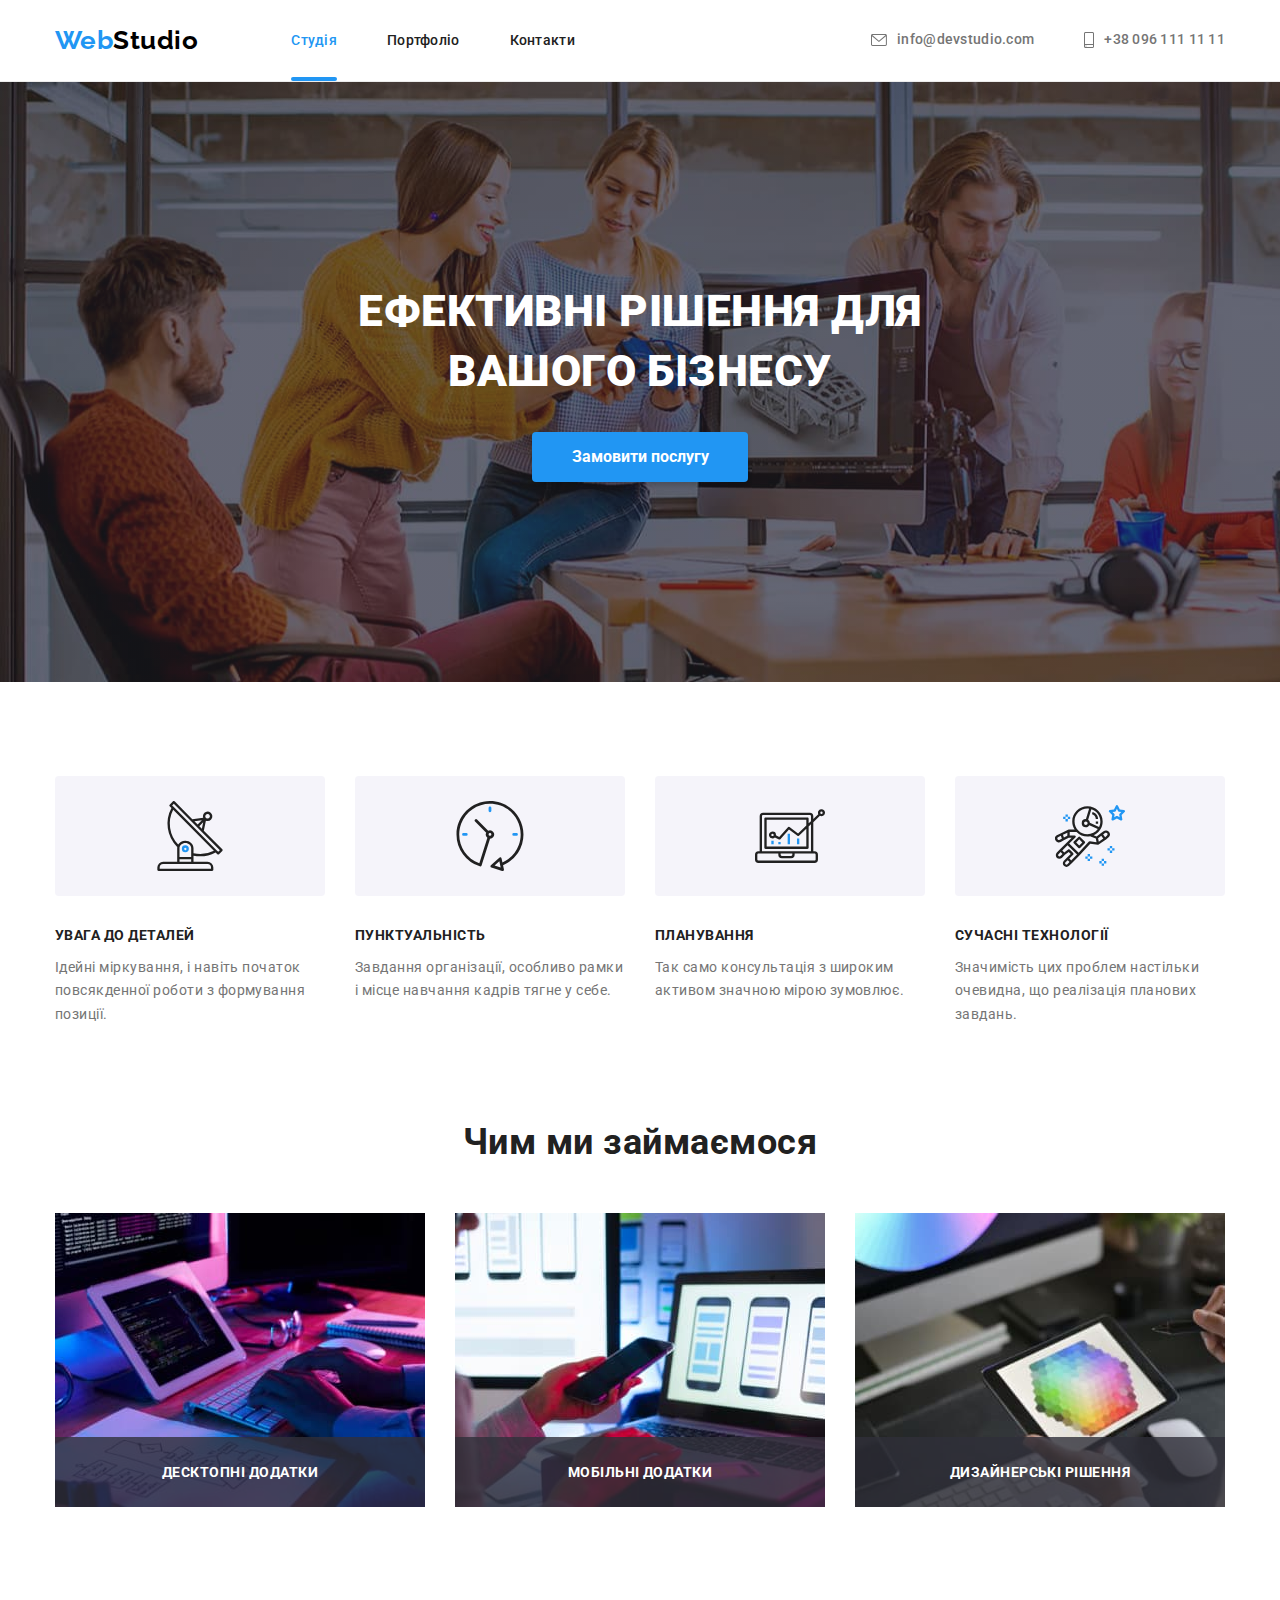
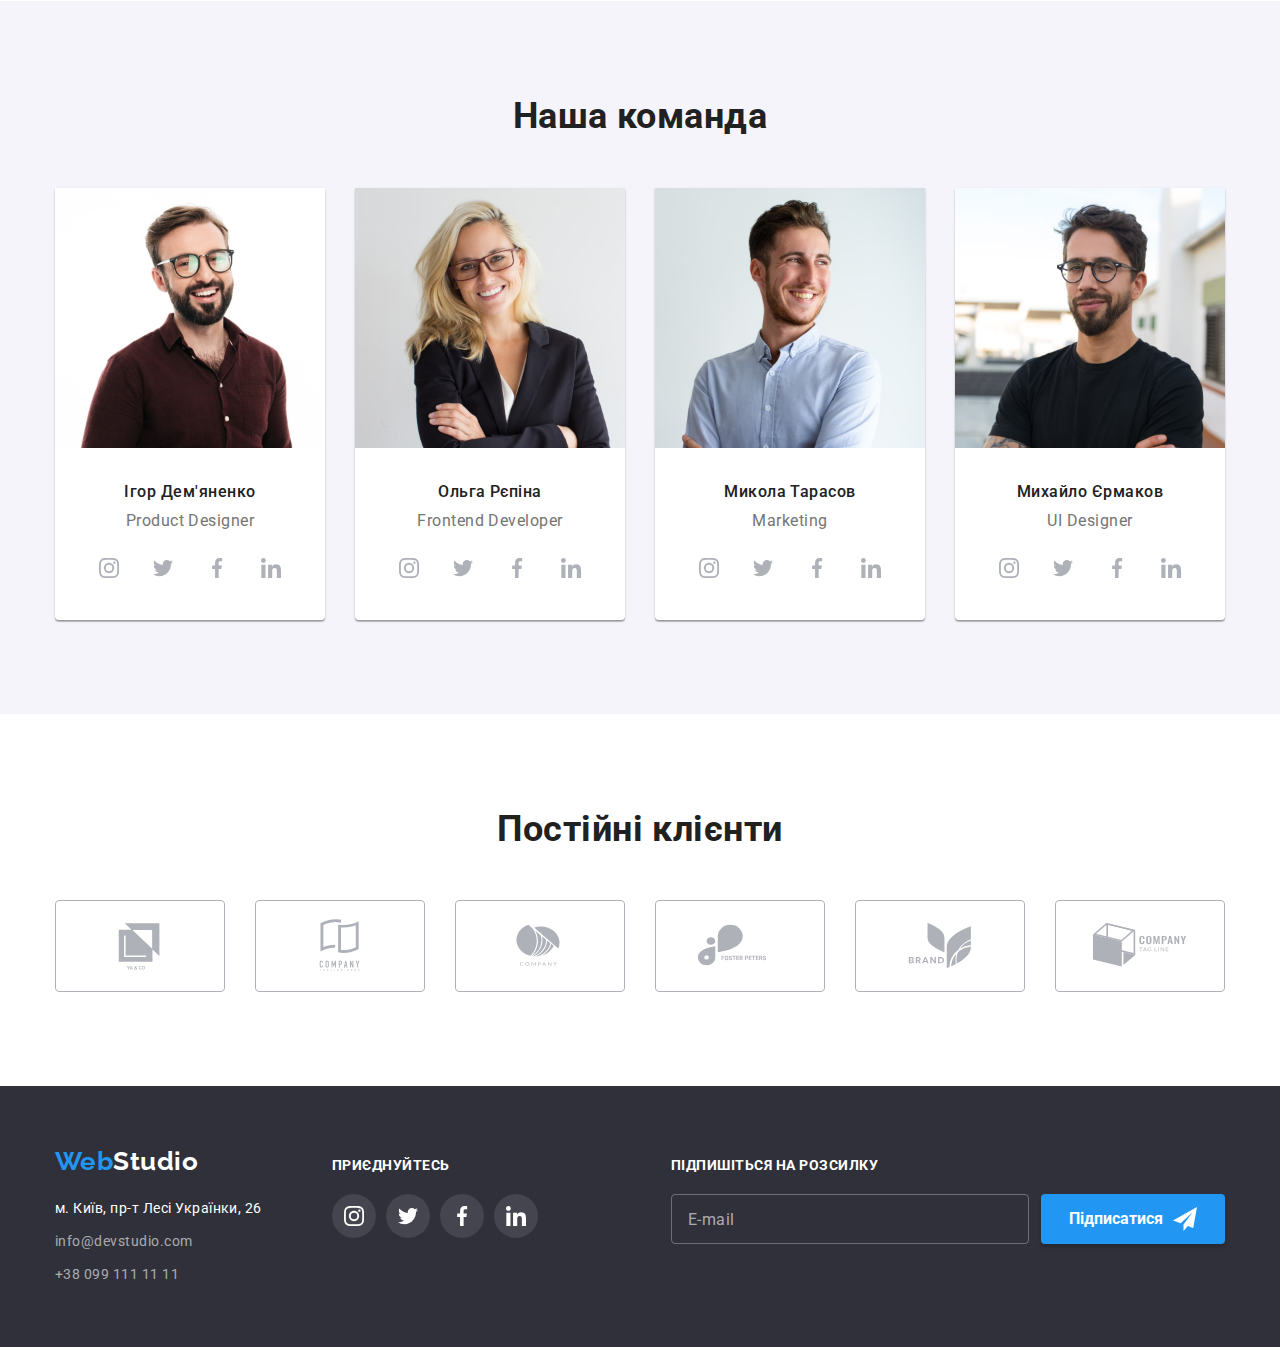
<file: index.html>
<!DOCTYPE html>
<html lang="uk">
  <head>
    <meta charset="UTF-8" />
    <meta http-equiv="X-UA-Compatible" content="IE=edge" />
    <meta name="viewport" content="width=device-width, initial-scale=1.0" />
    <title>WebStudio</title>
    <link rel="stylesheet" href="./css/main.min.css" />
  </head>
  <body>
    <!-- шапка -->
    <header class="page-header">
      <div class="container page-header__container">
        <nav class="navigation">
          <a class="logo logo--primary" href="./index.html ">
            <span class="logo logo--blue">Web</span>Studio</a
          >
          <ul class="navigation__list">
            <li class="navigation__item">
              <a class="navigation__link navigation__link--current" href="./index.html">Студія</a>
            </li>
            <li class="navigation__item">
              <a class="navigation__link" href="./portfolio.html">Портфоліо</a>
            </li>
            <li class="navigation__item"><a class="link navigation__link" href="">Контакти</a></li>
          </ul>
        </nav>
        <ul class="contacts__list">
          <li class="contacts__item">
            <a class="contacts__link" href="mailto:info@devstudio.com">
              <svg width="16" height="12" class="contacts__icon">
                <use href="./images/icons.svg/symbol-defs.svg#icon-envelope"></use>
              </svg>
              info@devstudio.com</a
            >
          </li>
          <li class="contacts__item">
            <a class="contacts__link" href="tel:+380961111111">
              <svg width="10" height="16" class="contacts__icon">
                <use href="./images/icons.svg/symbol-defs.svg#icon-phone"></use>
              </svg>
              +38 096 111 11 11</a
            >
          </li>
        </ul>
      </div>
    </header>
    <!-- main block -->
    <main>
      <!-- Hero -->
      <section class="hero section overlay">
        <div class="container">
          <h1 class="hero__title">
            Ефективні рішення для <br />
            вашого бізнесу
          </h1>
          <button type="button" class="hero__button" data-modal-open>Замовити послугу</button>
        </div>
      </section>
      <!-- Advantages -->
      <section class="section advantages">
        <div class="container">
          <h2 class="advantages__title advantages__title--visually-hidden">Нашi переваги</h2>
          <ul class="advantages__list">
            <li class="advantages__item icon-antenna">
              <h3 class="advantages__subtitle">Увага до деталей</h3>
              <p class="advantages__text">
                Ідейні міркування, і навіть початок повсякденної роботи з формування позиції.
              </p>
            </li>
            <li class="advantages__item icon-clock">
              <h3 class="advantages__subtitle">Пунктуальнiсть</h3>
              <p class="advantages__text">
                Завдання організації, особливо рамки і місце навчання кадрів тягне у себе.
              </p>
            </li>
            <li class="advantages__item icon-diagram">
              <h3 class="advantages__subtitle">Планування</h3>
              <p class="advantages__text">
                Так само консультація з широким активом значною мірою зумовлює.
              </p>
            </li>
            <li class="advantages__item icon-astronaut">
              <h3 class="advantages__subtitle">Сучаснi технологiї</h3>
              <p class="advantages__text">
                Значимість цих проблем настільки очевидна, що реалізація планових завдань.
              </p>
            </li>
          </ul>
        </div>
      </section>
      <!-- Specialization -->
      <section class="specialization section">
        <div class="container">
          <h2 class="specialization__title">Чим ми займаємося</h2>
          <ul class="specialization__list">
            <li class="specialization__item">
              <div class="specialization__thumb">
                <img
                  class="specialization__image"
                  src="./images/writing_code.jpg"
                  alt="Створюється розмітка макета"
                  width="370"
                  height="294"
                />
                <div class="specialization__description">Десктопні додатки</div>
              </div>
            </li>
            <li class="specialization__item">
              <div class="specialization__thumb">
                <img
                  class="specialization__image"
                  src="./images/choosing_interface.jpg"
                  alt="Вибирається інтерфейс"
                  width="370"
                  height="294"
                />
                <div class="specialization__description">Мобільні додатки</div>
              </div>
            </li>
            <li class="specialization__item">
              <div class="specialization__thumb">
                <img
                  class="specialization__image"
                  src="./images/choosing_color.jpg"
                  alt="Вибирається колір"
                  width="370"
                  height="294"
                />
                <div class="specialization__description">Дизайнерські рішення</div>
              </div>
            </li>
          </ul>
        </div>
      </section>
      <!-- Team -->
      <section class="team section">
        <div class="container">
          <h2 class="team__title">Наша команда</h2>
          <ul class="team__list">
            <li class="member-card">
              <img
                class="member-card__image"
                src="./images/img-1.jpg"
                alt="Фото Ігоря Дем'яненко"
                width="270"
                height="260"
              />
              <div class="member-card__info">
                <h3 class="member-card__name">Ігор Дем'яненко</h3>
                <p class="member-card__position" lang="en">Product Designer</p>
                <ul class="socials">
                  <li class="socials__item">
                    <a href="" class="socials__link socials__link--white">
                      <svg class="socials__icon socials__icon--grey">
                        <use href="./images/icons.svg/symbol-defs.svg#icon-instagram"></use>
                      </svg>
                    </a>
                  </li>
                  <li class="socials__item">
                    <a href="" class="socials__link socials__link--white">
                      <svg class="socials__icon socials__icon--grey">
                        <use href="./images/icons.svg/symbol-defs.svg#icon-twitter"></use>
                      </svg>
                    </a>
                  </li>
                  <li class="socials__item">
                    <a href="" class="socials__link socials__link--white">
                      <svg class="socials__icon socials__icon--grey">
                        <use href="./images/icons.svg/symbol-defs.svg#icon-facebook"></use>
                      </svg>
                    </a>
                  </li>
                  <li class="socials__item">
                    <a href="" class="socials__link socials__link--white">
                      <svg class="socials__icon socials__icon--grey">
                        <use href="./images/icons.svg/symbol-defs.svg#icon-linkedin"></use>
                      </svg>
                    </a>
                  </li>
                </ul>
              </div>
            </li>
            <li class="member-card">
              <img
                class="member-card__image"
                src="./images/img-2.jpg"
                alt="Фото Ольги Рєпіної"
                width="270"
                height="260"
              />
              <div class="member-card__info">
                <h3 class="member-card__name">Ольга Рєпіна</h3>
                <p class="member-card__position" lang="en">Frontend Developer</p>
                <ul class="socials">
                  <li class="socials__item">
                    <a href="" class="socials__link socials__link--white">
                      <svg class="socials__icon socials__icon--grey">
                        <use href="./images/icons.svg/symbol-defs.svg#icon-instagram"></use>
                      </svg>
                    </a>
                  </li>
                  <li class="socials__item">
                    <a href="" class="socials__link socials__link--white">
                      <svg class="socials__icon socials__icon--grey">
                        <use href="./images/icons.svg/symbol-defs.svg#icon-twitter"></use>
                      </svg>
                    </a>
                  </li>
                  <li class="socials__item">
                    <a href="" class="socials__link socials__link--white">
                      <svg class="socials__icon socials__icon--grey">
                        <use href="./images/icons.svg/symbol-defs.svg#icon-facebook"></use>
                      </svg>
                    </a>
                  </li>
                  <li class="socials__item">
                    <a href="" class="socials__link socials__link--white">
                      <svg class="socials__icon socials__icon--grey">
                        <use href="./images/icons.svg/symbol-defs.svg#icon-linkedin"></use>
                      </svg>
                    </a>
                  </li>
                </ul>
              </div>
            </li>
            <li class="member-card">
              <img
                class="member-card__image"
                src="./images/img-3.jpg"
                alt="Фото Миколи Тарасова"
                width="270"
                height="260"
              />
              <div class="member-card__info">
                <h3 class="member-card__name">Микола Тарасов</h3>
                <p class="member-card__position" lang="en">Marketing</p>
                <ul class="socials">
                  <li class="socials__item">
                    <a href="" class="socials__link socials__link--white">
                      <svg class="socials__icon socials__icon--grey">
                        <use href="./images/icons.svg/symbol-defs.svg#icon-instagram"></use>
                      </svg>
                    </a>
                  </li>
                  <li class="socials__item">
                    <a href="" class="socials__link socials__link--white">
                      <svg class="socials__icon socials__icon--grey">
                        <use href="./images/icons.svg/symbol-defs.svg#icon-twitter"></use>
                      </svg>
                    </a>
                  </li>
                  <li class="socials__item">
                    <a href="" class="socials__link socials__link--white">
                      <svg class="socials__icon socials__icon--grey">
                        <use href="./images/icons.svg/symbol-defs.svg#icon-facebook"></use>
                      </svg>
                    </a>
                  </li>
                  <li class="socials__item">
                    <a href="" class="socials__link socials__link--white">
                      <svg class="socials__icon socials__icon--grey">
                        <use href="./images/icons.svg/symbol-defs.svg#icon-linkedin"></use>
                      </svg>
                    </a>
                  </li>
                </ul>
              </div>
            </li>
            <li class="member-card">
              <img
                class="member-card__image"
                src="./images/img-4.jpg"
                alt="Фото Михайла Єрмакова"
                width="270"
                height="260"
              />
              <div class="member-card__info">
                <h3 class="member-card__name">Михайло Єрмаков</h3>
                <p class="member-card__position" lang="en">UI Designer</p>
                <ul class="socials">
                  <li class="socials__item">
                    <a href="" class="socials__link socials__link--white">
                      <svg class="socials__icon socials__icon--grey">
                        <use href="./images/icons.svg/symbol-defs.svg#icon-instagram"></use>
                      </svg>
                    </a>
                  </li>
                  <li class="socials__item">
                    <a href="" class="socials__link socials__link--white">
                      <svg class="socials__icon socials__icon--grey">
                        <use href="./images/icons.svg/symbol-defs.svg#icon-twitter"></use>
                      </svg>
                    </a>
                  </li>
                  <li class="socials__item">
                    <a href="" class="socials__link socials__link--white">
                      <svg class="socials__icon socials__icon--grey">
                        <use href="./images/icons.svg/symbol-defs.svg#icon-facebook"></use>
                      </svg>
                    </a>
                  </li>
                  <li class="socials__item">
                    <a href="" class="socials__link socials__link--white">
                      <svg class="socials__icon socials__icon--grey">
                        <use href="./images/icons.svg/symbol-defs.svg#icon-linkedin"></use>
                      </svg>
                    </a>
                  </li>
                </ul>
              </div>
            </li>
          </ul>
        </div>
      </section>
      <!-- Clients -->
      <section class="section clients">
        <div class="container">
          <h2 class="clients__title">Постійні клієнти</h2>
          <ul class="clients__list">
            <li class="clients__item">
              <a href="" class="clients__link">
                <svg class="clients__logo">
                  <use href="./images/icons.svg/symbol-defs.svg#icon-logo-1"></use>
                </svg>
              </a>
            </li>
            <li class="clients__item">
              <a href="" class="clients__link">
                <svg class="clients__logo">
                  <use href="./images/icons.svg/symbol-defs.svg#icon-logo-2"></use>
                </svg>
              </a>
            </li>
            <li class="clients__item">
              <a href="" class="clients__link">
                <svg class="clients__logo">
                  <use href="./images/icons.svg/symbol-defs.svg#icon-logo-3"></use>
                </svg>
              </a>
            </li>
            <li class="clients__item">
              <a href="" class="clients__link">
                <svg class="clients__logo">
                  <use href="./images/icons.svg/symbol-defs.svg#icon-logo-4"></use>
                </svg>
              </a>
            </li>
            <li class="clients__item">
              <a href="" class="clients__link">
                <svg class="clients__logo">
                  <use href="./images/icons.svg/symbol-defs.svg#icon-logo-5"></use>
                </svg>
              </a>
            </li>
            <li class="clients__item">
              <a href="" class="clients__link">
                <svg class="clients__logo">
                  <use href="./images/icons.svg/symbol-defs.svg#icon-logo-6"></use>
                </svg>
              </a>
            </li>
          </ul>
        </div>
      </section>
    </main>
    <!-- Footer -->
    <footer class="page-footer">
      <div class="container page-footer__container">
        <div>
          <a class="logo logo--secondary" href="./index.html"
            ><span class="logo logo--blue">Web</span><span class="logo logo--white">Studio</span></a
          >
          <address class="address">
            <ul class="address__list">
              <li class="address__item">
                <a
                  class="address__map"
                  href="https://goo.gl/maps/hFDBtTGMjcZhoMpHA"
                  target="_blank"
                  rel="noopener noreferrer nofollow"
                >
                  м. Київ, пр-т Лесі Українки, 26</a
                >
              </li>
              <li class="address__item">
                <a class="address__contact" href="mailto:info@devstudio.com">info@devstudio.com</a>
              </li>
              <li class="address__item">
                <a class="address__contact" href="tel:+380991111111">+38 099 111 11 11</a>
              </li>
            </ul>
          </address>
        </div>

        <div class="subscribtion">
          <p class="subscribtion__title">приєднуйтесь</p>
          <ul class="socials">
            <li class="socials__item">
              <a href="" class="socials__link">
                <svg class="socials__icon">
                  <use href="./images/icons.svg/symbol-defs.svg#icon-instagram"></use>
                </svg>
              </a>
            </li>
            <li class="socials__item">
              <a href="" class="socials__link">
                <svg class="socials__icon">
                  <use href="./images/icons.svg/symbol-defs.svg#icon-twitter"></use>
                </svg>
              </a>
            </li>
            <li class="socials__item">
              <a href="" class="socials__link">
                <svg class="socials__icon">
                  <use href="./images/icons.svg/symbol-defs.svg#icon-facebook"></use>
                </svg>
              </a>
            </li>
            <li class="socials__item">
              <a href="" class="socials__link">
                <svg class="socials__icon">
                  <use href="./images/icons.svg/symbol-defs.svg#icon-linkedin"></use>
                </svg>
              </a>
            </li>
          </ul>
        </div>
        <div class="subscribtion subscribtion--right">
          <p class="subscribtion__title">Підпишіться на розсилку</p>
          <form name="follow-us" class="subscribtion__form">
            <label name="email" for="email"></label>
            <input
              type="email"
              name="email"
              placeholder="E-mail"
              class="subscribtion__input"
              id="email"
            />
            <button type="submit" class="subscribtion__btn">
              Підписатися
              <svg class="subscribtion__icon" width="24" height="24">
                <use href="./images/icons.svg/symbol-defs.svg#icon-send"></use>
              </svg>
            </button>
          </form>
        </div>
      </div>
    </footer>

    <div class="backdrop is-hidden" data-modal>
      <div class="modal">
        <p class="modal__title">Залиште свої дані, ми вам передзвонимо</p>
        <form name="form" class="form">
          <label name="name" class="form__label" for="user-name">Ім'я</label>
          <div class="form__field">
            <input type="text" name="name" class="form__input" id="user-name" />
            <svg class="form__icon" width="18" height="18">
              <use href="./images/icons.svg/symbol-defs.svg#icon-person"></use>
            </svg>
          </div>

          <label name="phone" class="form__label" for="phone-number">Телефон </label>
          <div class="form__field">
            <input type="tel" name="phone" class="form__input" id="phone-number" />
            <svg class="form__icon" width="18" height="18">
              <use href="./images/icons.svg/symbol-defs.svg#icon-telephone"></use>
            </svg>
          </div>

          <label name="email" class="form__label" for="email-address">Пошта</label>
          <div class="form__field">
            <input type="email" name="email" class="form__input" id="email-address" />
            <svg class="form__icon" width="18" height="18">
              <use href="./images/icons.svg/symbol-defs.svg#icon-email"></use>
            </svg>
          </div>
          <label name="comment" class="form__label"
            >Коментар<textarea
              type="text"
              class="form__textarea"
              placeholder="Введіть текст"
            ></textarea>
          </label>
          <div class="agreement">
            <label name="agreement" class="agreement__label"
              ><input
                type="checkbox"
                name="agree"
                class="agreement__checkbox agreement__checkbox--visually-hidden"
              /><svg class="agreement__icon-check" width="16" height="15">
                <use href="./images/icons.svg/symbol-defs.svg#icon-check"></use>
              </svg>
              <svg class="agreement__icon agreement__icon-empty" width="16" height="15">
                <use href="./images/icons.svg/symbol-defs.svg#icon-vector"></use>
              </svg>

              Погоджуюся з розсилкою та приймаю
              <a href="" class="agreement__terms">Умови договору</a>
            </label>
          </div>

          <button type="submit" class="form__btn">Відправити</button>
        </form>
        <button class="close-btn" data-modal-close>
          <svg class="close-btn__icon" width="18" height="18">
            <use href="./images/icons.svg/symbol-defs.svg#icon-close"></use>
          </svg>
        </button>
      </div>
    </div>
    <script src="./js/modal.js"></script>
  </body>
</html>
</file>
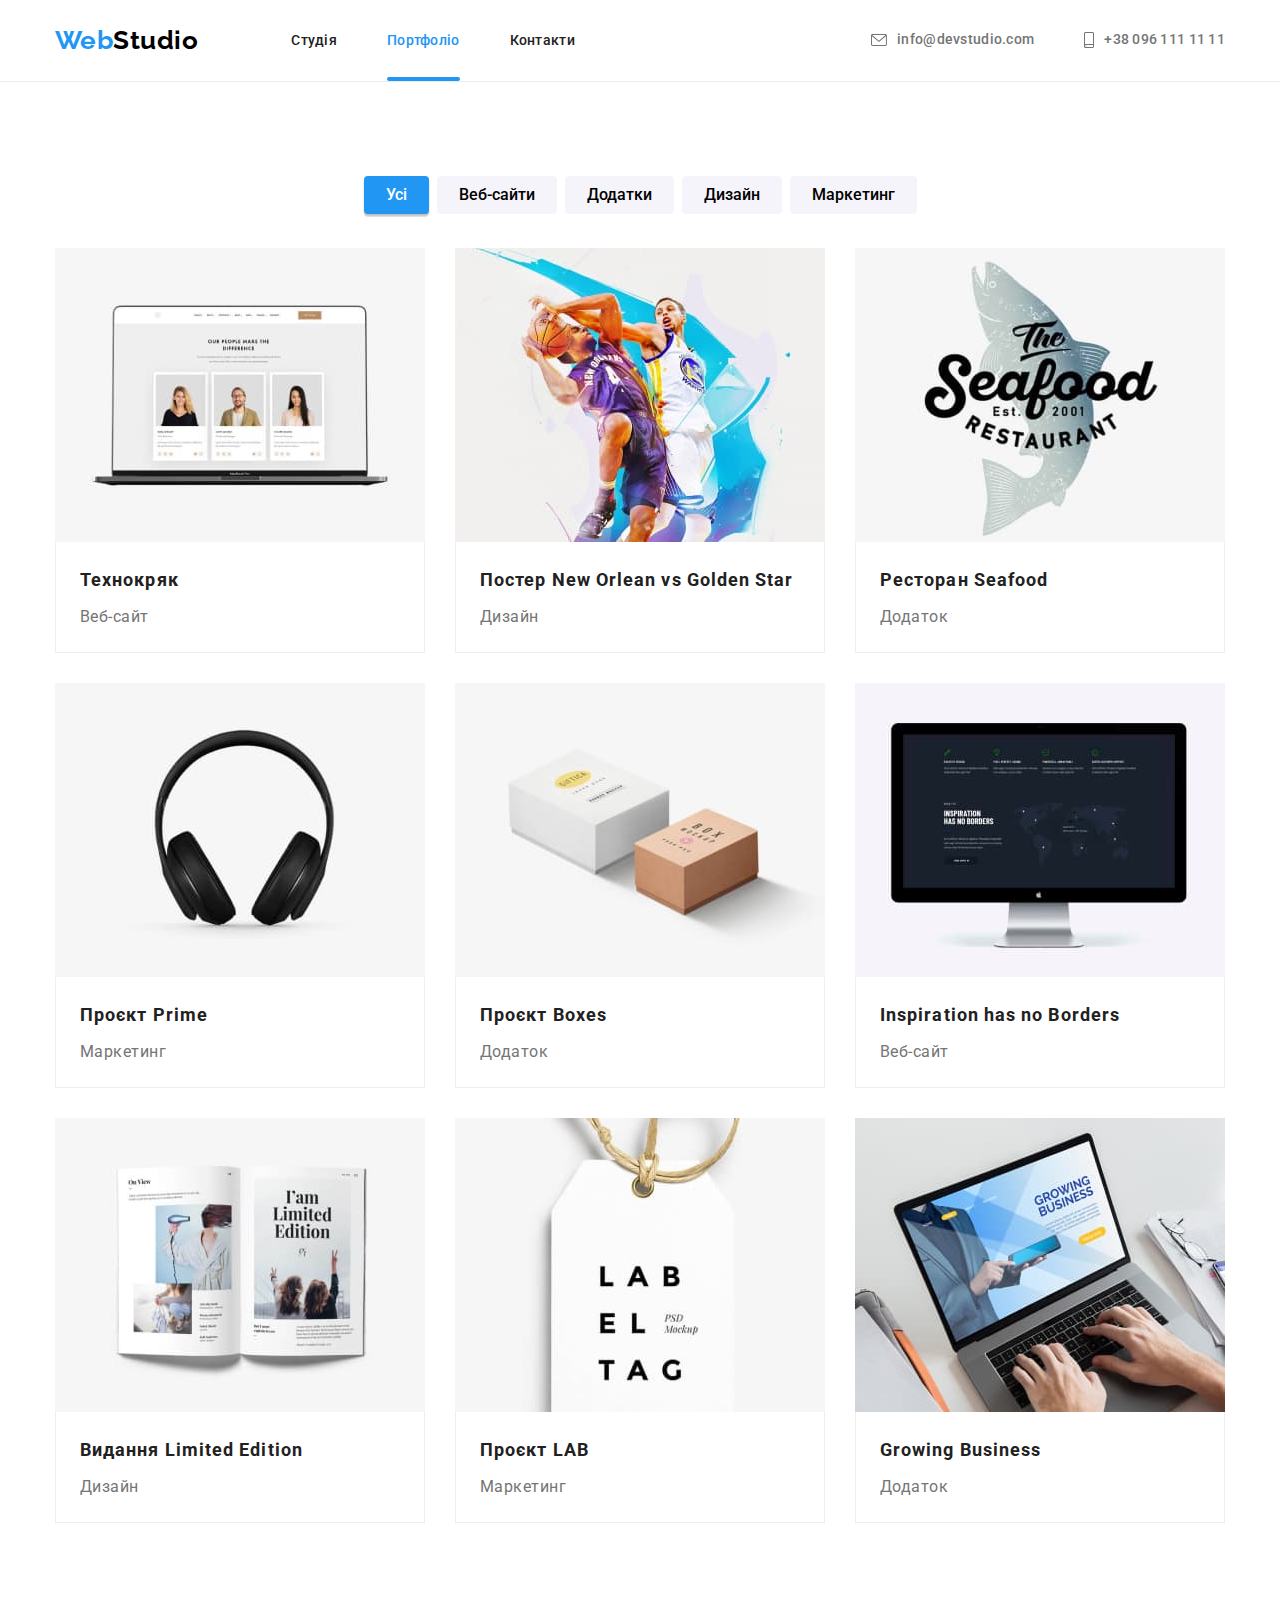
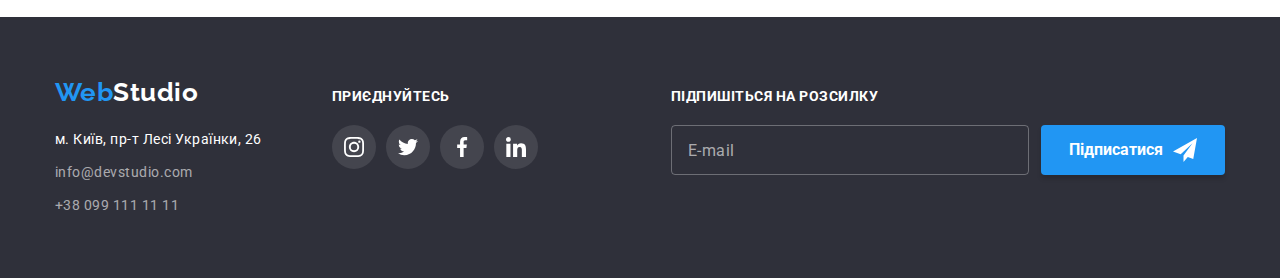
<file: portfolio.html>
<!DOCTYPE html>
<html lang="uk">
  <head>
    <meta charset="UTF-8" />
    <meta http-equiv="X-UA-Compatible" content="IE=edge" />
    <meta name="viewport" content="width=device-width, initial-scale=1.0" />
    <title>WebStudio Portfolio</title>

    <link rel="stylesheet" href="./css/main.min.css" />
  </head>
  <body>
    <header class="page-header">
      <div class="container page-header__container">
        <nav class="navigation">
          <a class="logo logo--primary" href="./index.html ">
            <span class="logo logo--blue">Web</span>Studio</a
          >
          <ul class="navigation__list">
            <li class="navigation__item">
              <a class="navigation__link" href="./index.html">Студія</a>
            </li>
            <li class="navigation__item">
              <a class="navigation__link navigation__link--current" href="./portfolio.html"
                >Портфоліо</a
              >
            </li>
            <li class="navigation__item"><a class="navigation__link" href="">Контакти</a></li>
          </ul>
        </nav>
        <ul class="contacts__list">
          <li class="contacts__item">
            <a class="contacts__link" href="mailto:info@devstudio.com">
              <svg width="16" height="12" class="contacts__icon">
                <use href="./images/icons.svg/symbol-defs.svg#icon-envelope"></use>
              </svg>
              info@devstudio.com</a
            >
          </li>
          <li class="contacts__item">
            <a class="contacts__link" href="tel:+380961111111">
              <svg width="10" height="16" class="contacts__icon">
                <use href="./images/icons.svg/symbol-defs.svg#icon-phone"></use>
              </svg>
              +38 096 111 11 11</a
            >
          </li>
        </ul>
      </div>
    </header>

    <!-- Main -->

    <main>
      <section class="section">
        <div class="container">
          <h1 class="title title--visually-hidden">Приклади робiт</h1>
          <!-- h1 will be hidden with the help of css -->
          <ul class="sorter">
            <li class="sorter__item">
              <button type="button" class="sorter__button sorter__button--active">Усі</button>
            </li>
            <li class="sorter__item">
              <button type="button" class="sorter__button">Веб-сайти</button>
            </li>
            <li class="sorter__item">
              <button type="button" class="sorter__button">Додатки</button>
            </li>
            <li class="sorter__item">
              <button type="button" class="sorter__button">Дизайн</button>
            </li>
            <li class="sorter__item">
              <button type="button" class="sorter__button">Маркетинг</button>
            </li>
          </ul>
          <ul class="card-list">
            <li class="card-list__item">
              <a href="" class="card">
                <div class="card__thumb">
                  <img
                    class="card__image"
                    src="./images/portfolio-pics/img-1.jpg"
                    alt="Ноутбук"
                    width="370"
                    height="294"
                  />
                  <div class="card__overlay">
                    <p class="card__overlay-text">
                      Ресурс пропонує комплексні пропозиції з різним рівнем функціоналу та сервісів.
                      Все це дозволить відвідувачу отримати вичерпні відомості про компанію чи
                      приватну особу.
                    </p>
                  </div>
                </div>

                <div class="card__description">
                  <h2 class="card__title">Технокряк</h2>
                  <p class="card__text">Веб-сайт</p>
                </div>
              </a>
            </li>
            <li class="card-list__item">
              <a href="" class="card">
                <div class="card__thumb">
                  <img
                    class="card__image"
                    src="./images/portfolio-pics/img-2.jpg"
                    alt="Баскетбол"
                    width="370"
                    height="294"
                  />
                  <div class="card__overlay">
                    <p class="card__overlay-text">
                      Ресурс пропонує комплексні пропозиції з різним рівнем функціоналу та сервісів.
                      Все це дозволить відвідувачу отримати вичерпні відомості про компанію чи
                      приватну особу.
                    </p>
                  </div>
                </div>

                <div class="card__description">
                  <h2 class="card__title">
                    Постер <span lang="en">New Orlean vs Golden Star</span>
                  </h2>
                  <p class="card__text">Дизайн</p>
                </div>
              </a>
            </li>
            <li class="card-list__item">
              <a href="" class="card">
                <div class="card__thumb">
                  <img
                    class="card__image"
                    src="./images/portfolio-pics/img-3.jpg"
                    alt="Риба"
                    width="370"
                    height="294"
                  />
                  <div class="card__overlay">
                    <p class="card__overlay-text">
                      Ресурс пропонує комплексні пропозиції з різним рівнем функціоналу та сервісів.
                      Все це дозволить відвідувачу отримати вичерпні відомості про компанію чи
                      приватну особу.
                    </p>
                  </div>
                </div>

                <div class="card__description">
                  <h2 class="card__title">Ресторан <span lang="en">Seafood</span></h2>
                  <p class="card__text">Додаток</p>
                </div>
              </a>
            </li>
            <li class="card-list__item">
              <a href="" class="card">
                <div class="card__thumb">
                  <img
                    class="card__image"
                    src="./images/portfolio-pics/img-4.jpg"
                    alt="Навушники"
                    width="370"
                    height="294"
                  />
                  <div class="card__overlay">
                    <p class="card__overlay-text">
                      Ресурс пропонує комплексні пропозиції з різним рівнем функціоналу та сервісів.
                      Все це дозволить відвідувачу отримати вичерпні відомості про компанію чи
                      приватну особу.
                    </p>
                  </div>
                </div>

                <div class="card__description">
                  <h2 class="card__title">Проєкт <span lang="en">Prime</span></h2>
                  <p class="card__text">Маркетинг</p>
                </div>
              </a>
            </li>
            <li class="card-list__item">
              <a href="" class="card">
                <div class="card__thumb">
                  <img
                    class="card__image"
                    src="./images/portfolio-pics/img-5.jpg"
                    alt="Дві коробки"
                    width="370"
                    height="294"
                  />
                  <div class="card__overlay">
                    <p class="card__overlay-text">
                      Ресурс пропонує комплексні пропозиції з різним рівнем функціоналу та сервісів.
                      Все це дозволить відвідувачу отримати вичерпні відомості про компанію чи
                      приватну особу.
                    </p>
                  </div>
                </div>

                <div class="card__description">
                  <h2 class="card__title">Проєкт <span lang="en">Boxes </span></h2>
                  <p class="card__text">Додаток</p>
                </div>
              </a>
            </li>
            <li class="card-list__item">
              <a href="" class="card">
                <div class="card__thumb">
                  <img
                    class="card__image"
                    src="./images/portfolio-pics/img-6.jpg"
                    alt="Монітор iMac"
                    width="370"
                    height="294"
                  />
                  <div class="card__overlay">
                    <p class="card__overlay-text">
                      Ресурс пропонує комплексні пропозиції з різним рівнем функціоналу та сервісів.
                      Все це дозволить відвідувачу отримати вичерпні відомості про компанію чи
                      приватну особу.
                    </p>
                  </div>
                </div>

                <div class="card__description">
                  <h2 class="card__title" lang="en">Inspiration has no Borders</h2>
                  <p class="card__text">Веб-сайт</p>
                </div>
              </a>
            </li>
            <li class="card-list__item">
              <a href="" class="card">
                <div class="card__thumb">
                  <img
                    class="card__image"
                    src="./images/portfolio-pics/img-7.jpg"
                    alt="Журнал"
                    width="370"
                    height="294"
                  />
                  <div class="card__overlay">
                    <p class="card__overlay-text">
                      Ресурс пропонує комплексні пропозиції з різним рівнем функціоналу та сервісів.
                      Все це дозволить відвідувачу отримати вичерпні відомості про компанію чи
                      приватну особу.
                    </p>
                  </div>
                </div>

                <div class="card__description">
                  <h2 class="card__title">Видання <span>Limited Edition</span></h2>
                  <p class="card__text">Дизайн</p>
                </div>
              </a>
            </li>
            <li class="card-list__item">
              <a href="" class="card">
                <div class="card__thumb">
                  <img
                    class="card__image"
                    src="./images/portfolio-pics/img-8.jpg"
                    alt="Бірка"
                    width="370"
                    height="294"
                  />
                  <div class="card__overlay">
                    <p class="card__overlay-text">
                      Ресурс пропонує комплексні пропозиції з різним рівнем функціоналу та сервісів.
                      Все це дозволить відвідувачу отримати вичерпні відомості про компанію чи
                      приватну особу.
                    </p>
                  </div>
                </div>

                <div class="card__description">
                  <h2 class="card__title">Проєкт <span lang="en">LAB</span></h2>
                  <p class="card__text">Маркетинг</p>
                </div>
              </a>
            </li>
            <li class="card-list__item">
              <a href="" class="card">
                <div class="card__thumb">
                  <img
                    class="card__image"
                    src="./images/portfolio-pics/img-9.jpg"
                    alt="Руки на ноутбуці"
                    width="370"
                    height="294"
                  />
                  <div class="card__overlay">
                    <p class="card__overlay-text">
                      Ресурс пропонує комплексні пропозиції з різним рівнем функціоналу та сервісів.
                      Все це дозволить відвідувачу отримати вичерпні відомості про компанію чи
                      приватну особу.
                    </p>
                  </div>
                </div>

                <div class="card__description">
                  <h2 class="card__title" lang="en">Growing Business</h2>
                  <p class="card__text">Додаток</p>
                </div>
              </a>
            </li>
          </ul>
        </div>
      </section>
    </main>
    <!-- Footer -->
    <footer class="page-footer">
      <div class="container page-footer__container">
        <div>
          <a class="logo logo--secondary" href="./index.html"
            ><span class="logo logo--blue">Web</span><span class="logo logo--white">Studio</span></a
          >
          <address class="address">
            <ul class="address__list">
              <li class="address__item">
                <a
                  class="address__map"
                  href="https://goo.gl/maps/hFDBtTGMjcZhoMpHA"
                  target="_blank"
                  rel="noopener noreferrer nofollow"
                >
                  м. Київ, пр-т Лесі Українки, 26</a
                >
              </li>
              <li class="address__item">
                <a class="address__contact" href="mailto:info@devstudio.com">info@devstudio.com</a>
              </li>
              <li class="address__item">
                <a class="address__contact" href="tel:+380991111111">+38 099 111 11 11</a>
              </li>
            </ul>
          </address>
        </div>

        <div class="subscribtion">
          <p class="subscribtion__title">приєднуйтесь</p>
          <ul class="socials">
            <li class="socials__item">
              <a href="" class="socials__link">
                <svg class="socials__icon">
                  <use href="./images/icons.svg/symbol-defs.svg#icon-instagram"></use>
                </svg>
              </a>
            </li>
            <li class="socials__item">
              <a href="" class="socials__link">
                <svg class="socials__icon">
                  <use href="./images/icons.svg/symbol-defs.svg#icon-twitter"></use>
                </svg>
              </a>
            </li>
            <li class="socials__item">
              <a href="" class="socials__link">
                <svg class="socials__icon">
                  <use href="./images/icons.svg/symbol-defs.svg#icon-facebook"></use>
                </svg>
              </a>
            </li>
            <li class="socials__item">
              <a href="" class="socials__link">
                <svg class="socials__icon">
                  <use href="./images/icons.svg/symbol-defs.svg#icon-linkedin"></use>
                </svg>
              </a>
            </li>
          </ul>
        </div>
        <div class="subscribtion subscribtion--right">
          <p class="subscribtion__title">Підпишіться на розсилку</p>
          <form name="follow-us" class="subscribtion__form">
            <label name="email" for="email"></label>
            <input
              type="email"
              name="email"
              placeholder="E-mail"
              class="subscribtion__input"
              id="email"
            />
            <button type="submit" class="subscribtion__btn">
              Підписатися
              <svg class="subscribtion__icon" width="24" height="24">
                <use href="./images/icons.svg/symbol-defs.svg#icon-send"></use>
              </svg>
            </button>
          </form>
        </div>
      </div>
    </footer>
  </body>
</html>
</file>
<file: css/main.min.css>
/*! modern-normalize v1.1.0 | MIT License | https://github.com/sindresorhus/modern-normalize */@import"https://fonts.googleapis.com/css2?family=Raleway:wght@700&family=Roboto:wght@400;500;700;900&display=swap";*,::before,::after{-webkit-box-sizing:border-box;box-sizing:border-box}html{line-height:1.15;-webkit-text-size-adjust:100%;-moz-tab-size:4;-o-tab-size:4;tab-size:4}body{margin:0;font-family:system-ui,-apple-system,"Segoe UI",Roboto,Helvetica,Arial,sans-serif,"Apple Color Emoji","Segoe UI Emoji"}hr{height:0;color:inherit}abbr[title]{-webkit-text-decoration:underline dotted;text-decoration:underline dotted}b,strong{font-weight:bolder}code,kbd,samp,pre{font-family:ui-monospace,SFMono-Regular,Consolas,"Liberation Mono",Menlo,monospace;font-size:1em}small{font-size:80%}sub,sup{font-size:75%;line-height:0;position:relative;vertical-align:baseline}sub{bottom:-0.25em}sup{top:-0.5em}table{text-indent:0;border-color:inherit}button,input,optgroup,select,textarea{font-family:inherit;font-size:100%;line-height:1.15;margin:0}button,select{text-transform:none}button,[type=button],[type=reset],[type=submit]{-webkit-appearance:button}::-moz-focus-inner{border-style:none;padding:0}:-moz-focusring{outline:1px dotted ButtonText}:-moz-ui-invalid{box-shadow:none}legend{padding:0}progress{vertical-align:baseline}::-webkit-inner-spin-button,::-webkit-outer-spin-button{height:auto}[type=search]{-webkit-appearance:textfield;outline-offset:-2px}::-webkit-search-decoration{-webkit-appearance:none}::-webkit-file-upload-button{-webkit-appearance:button;font:inherit}summary{display:list-item}html{-webkit-box-sizing:border-box;box-sizing:border-box}body{background-color:#fff;color:#757575;letter-spacing:.03em;font-family:Roboto,sans-serif}h1,h2,h3,p,ul{margin:0;padding-left:0}.container{width:1200px;padding:0 15px;margin:0 auto}.section{padding-top:94px;padding-bottom:94px}.title--visually-hidden,.advantages__title--visually-hidden{position:absolute;white-space:nowrap;width:1px;height:1px;overflow:hidden;border:0;padding:0;clip:rect(0 0 0 0);-webkit-clip-path:inset(50%);clip-path:inset(50%);margin:-1px}.card-list,.sorter,.address__list,.clients__list,.socials,.team__list,.specialization__list,.advantages__list,.contacts__list,.navigation__list{list-style:none}.address__contact,.address__map,.clients__link,.socials__link,.agreement__terms:hover,.agreement__terms:focus,.contacts__link,.navigation__link,.logo{text-decoration:none}.page-header{background-color:#fff;border-bottom:1px solid #ececec}.page-header__container{display:-webkit-box;display:-ms-flexbox;display:flex;padding-top:25px;padding-bottom:25px}.logo{text-decoration:none;font-family:Raleway,sans-serif;font-weight:700;font-size:26px;line-height:1.19;color:#000}.logo--blue{color:#2196f3}.logo--primary{margin-right:93px}.logo--secondary{display:inline-block;margin-bottom:20px}.logo--white{color:#fff}.navigation{display:-webkit-box;display:-ms-flexbox;display:flex;-webkit-box-align:center;-ms-flex-align:center;align-items:center}.navigation__list{display:-webkit-box;display:-ms-flexbox;display:flex}.navigation__item:not(:last-child){margin-right:50px}.navigation__link{font-weight:500;font-size:14px;line-height:1.14;letter-spacing:.02em;color:#212121;-webkit-transition:color 250ms cubic-bezier(0.4, 0, 0.2, 1);transition:color 250ms cubic-bezier(0.4, 0, 0.2, 1)}.navigation__link:hover,.navigation__link:focus{color:#2196f3}.contacts__list{display:-webkit-box;display:-ms-flexbox;display:flex;-webkit-box-align:center;-ms-flex-align:center;align-items:center;margin-left:auto}.contacts__item:not(:last-child){margin-right:50px}.contacts__link{display:-webkit-box;display:-ms-flexbox;display:flex;-webkit-box-align:center;-ms-flex-align:center;align-items:center;font-weight:500;font-size:14px;line-height:1.14;letter-spacing:.02em;color:#757575;-webkit-transition:color 250ms cubic-bezier(0.4, 0, 0.2, 1);transition:color 250ms cubic-bezier(0.4, 0, 0.2, 1)}.contacts__link:hover,.contacts__link:focus{color:#2196f3}.contacts__icon{fill:#757575;margin-right:10px;-webkit-transition:fill 250ms var(--transition-timing-function);transition:fill 250ms var(--transition-timing-function)}.contacts__link:hover .contacts__icon,.contacts__link:focus .contacts__icon{fill:currentColor}.navigation__link--current{position:relative;padding-bottom:28px;color:#2196f3}.navigation__link--current::after{position:absolute;bottom:-5px;right:0;display:block;content:"";width:100%;height:4px;border-radius:2px;background-color:#2196f3}.hero{display:-webkit-box;display:-ms-flexbox;display:flex;-webkit-box-orient:vertical;-webkit-box-direction:normal;-ms-flex-direction:column;flex-direction:column;-webkit-box-align:center;-ms-flex-align:center;align-items:center;padding-top:200px;padding-bottom:200px;text-align:center}.hero__title{color:#fff;font-weight:900;font-size:44px;line-height:1.36;text-align:center;text-transform:uppercase;min-width:696px}.hero__button{color:#fff;background-color:#2196f3;font-family:inherit;font-weight:700;font-size:16px;line-height:1.88;-webkit-box-shadow:0px 4px 4px rgba(0,0,0,.15);box-shadow:0px 4px 4px rgba(0,0,0,.15);min-width:216px;box-shadow:0px 4px 4px rgba(0,0,0,.15);border:0;border-radius:4px;padding:10px 32px;text-align:center;margin-top:30px;-webkit-transition:background-color 250ms cubic-bezier(0.4, 0, 0.2, 1);transition:background-color 250ms cubic-bezier(0.4, 0, 0.2, 1)}.hero__button:hover,.hero__button:focus{background-color:#188ce8}.overlay{max-width:1600px;margin-left:auto;margin-right:auto;background-image:-webkit-gradient(linear, left top, right top, from(rgba(47, 48, 58, 0.4)), to(rgba(47, 48, 58, 0.4))),url(../images/hero.jpg);background-image:linear-gradient(to right, rgba(47, 48, 58, 0.4), rgba(47, 48, 58, 0.4)),url(../images/hero.jpg);background-color:#c4c4c4;background-size:cover;background-repeat:no-repeat}.backdrop{position:fixed;top:0;bottom:0;right:0;left:0;background-color:rgba(0,0,0,.2);opacity:1;-webkit-transition:opacity 250ms cubic-bezier(0.4, 0, 0.2, 1);transition:opacity 250ms cubic-bezier(0.4, 0, 0.2, 1)}.is-hidden{opacity:0;pointer-events:none;visibility:hidden}.modal{position:absolute;top:50%;left:50%;-webkit-transform:translate(-50%, -50%) scale(1);transform:translate(-50%, -50%) scale(1);-webkit-transition:-webkit-transform 250ms cubic-bezier(0.4, 0, 0.2, 1) 100ms;transition:-webkit-transform 250ms cubic-bezier(0.4, 0, 0.2, 1) 100ms;transition:transform 250ms cubic-bezier(0.4, 0, 0.2, 1) 100ms;transition:transform 250ms cubic-bezier(0.4, 0, 0.2, 1) 100ms, -webkit-transform 250ms cubic-bezier(0.4, 0, 0.2, 1) 100ms;padding:40px;width:528px;background-color:#fff}.backdrop--is-hidden .modal{-webkit-transform:translate(-50%, 50%) scale(1.2);transform:translate(-50%, 50%) scale(1.2)}.modal__title{margin-bottom:12px;font-weight:700;font-size:20px;line-height:1.15;text-align:center;color:#212121}.form__input,.form__textarea,.form__label{display:block}.form__label{margin-bottom:4px;font-weight:400;font-size:12px;line-height:1.17;letter-spacing:.01em}.form__field{position:relative;margin-bottom:10px}.form__input{padding-left:42px;width:100%;border:1px solid rgba(33,33,33,.2);border-radius:4px;height:44px;-webkit-transition:border 250ms cubic-bezier(0.4, 0, 0.2, 1);transition:border 250ms cubic-bezier(0.4, 0, 0.2, 1)}.form__input:focus,.form__input:hover{border:1px solid #2196f3;outline:none}.form__icon{position:absolute;top:50%;left:12px;-webkit-transform:translateY(-50%);transform:translateY(-50%);-webkit-transition:fill 250ms cubic-bezier(0.4, 0, 0.2, 1);transition:fill 250ms cubic-bezier(0.4, 0, 0.2, 1)}.form__input:focus+.form__icon,.form__input:hover+.form__icon{fill:#2196f3}.form__textarea{width:100%;height:120px;padding:12px 16px;margin-bottom:20px;margin-top:4px;border:1px solid rgba(33,33,33,.2);border-radius:4px;resize:none}.form__textarea::-webkit-input-placeholder{font-weight:400;font-size:12px;line-height:1.17;letter-spacing:.01em;color:rgba(117,117,117,.5);-webkit-transition:border 250ms cubic-bezier(0.4, 0, 0.2, 1);transition:border 250ms cubic-bezier(0.4, 0, 0.2, 1)}.form__textarea::-moz-placeholder{font-weight:400;font-size:12px;line-height:1.17;letter-spacing:.01em;color:rgba(117,117,117,.5);-moz-transition:border 250ms cubic-bezier(0.4, 0, 0.2, 1);transition:border 250ms cubic-bezier(0.4, 0, 0.2, 1)}.form__textarea:-ms-input-placeholder{font-weight:400;font-size:12px;line-height:1.17;letter-spacing:.01em;color:rgba(117,117,117,.5);-ms-transition:border 250ms cubic-bezier(0.4, 0, 0.2, 1);transition:border 250ms cubic-bezier(0.4, 0, 0.2, 1)}.form__textarea::-ms-input-placeholder{font-weight:400;font-size:12px;line-height:1.17;letter-spacing:.01em;color:rgba(117,117,117,.5);-ms-transition:border 250ms cubic-bezier(0.4, 0, 0.2, 1);transition:border 250ms cubic-bezier(0.4, 0, 0.2, 1)}.form__textarea::placeholder{font-weight:400;font-size:12px;line-height:1.17;letter-spacing:.01em;color:rgba(117,117,117,.5);-webkit-transition:border 250ms cubic-bezier(0.4, 0, 0.2, 1);transition:border 250ms cubic-bezier(0.4, 0, 0.2, 1)}.form__textarea:hover{border:1px solid #2196f3}.form__textarea:focus{border:1px solid #2196f3;outline:none}.form__btn{display:block;margin-right:auto;margin-left:auto;padding:10px 52px;background-color:#2196f3;border:none;-webkit-box-shadow:0px 4px 4px rgba(0,0,0,.15);box-shadow:0px 4px 4px rgba(0,0,0,.15);border-radius:4px;color:#fff;font-weight:700;font-size:16px;line-height:1.88;letter-spacing:.06em;cursor:pointer;-webkit-transition:background-color 250ms cubic-bezier(0.4, 0, 0.2, 1);transition:background-color 250ms cubic-bezier(0.4, 0, 0.2, 1)}.form__btn:hover{background-color:#188ce8}.form__btn:focus{background-color:#188ce8;text-decoration:none}.agreement{position:relative;padding-left:37px}.agreement__label{display:block;margin-bottom:30px;font-weight:400;font-size:14px;line-height:1.71;letter-spacing:.03em}.agreement__label:hover,.agreement__label:focus{text-decoration:none}.agreement__checkbox{-webkit-appearance:none;-moz-appearance:none;appearance:none}.agreement__icon-check,.agreement__icon-empty{position:absolute;left:14px;top:50%;-webkit-transform:translateY(-50%);transform:translateY(-50%);-webkit-transition:opacity 250ms cubic-bezier(0.4, 0, 0.2, 1),fill 250ms cubic-bezier(0.4, 0, 0.2, 1);transition:opacity 250ms cubic-bezier(0.4, 0, 0.2, 1),fill 250ms cubic-bezier(0.4, 0, 0.2, 1)}.agreement__icon-empty{fill:#000}.agreement__icon-check{opacity:0}.agreement__checkbox:checked+.agreement__icon-check{opacity:1}.agreement__checkbox:checked~.agreement__icon-empty{opacity:0}.agreement__checkbox:focus~.agreement__icon-empty{fill:#2196f3}.agreement__checkbox:checked~.agreement__icon-empty{fill:#2196f3}.agreement__terms{color:#2196f3}.close-btn{position:absolute;top:8px;right:8px;padding:0;display:-webkit-box;display:-ms-flexbox;display:flex;-webkit-box-align:center;-ms-flex-align:center;align-items:center;-webkit-box-pack:center;-ms-flex-pack:center;justify-content:center;cursor:pointer;width:30px;height:30px;border-radius:50%;background:#fff;border:1px solid rgba(0,0,0,.1)}.close-btn__icon{-webkit-transition:fill 250ms cubic-bezier(0.4, 0, 0.2, 1);transition:fill 250ms cubic-bezier(0.4, 0, 0.2, 1)}.close-btn:hover .close-btn__icon,.close-btn:focus .close-btn__icon{fill:#2196f3}.advantages__list{display:-webkit-box;display:-ms-flexbox;display:flex;margin-left:calc(-1 * 30px)}.advantages__item{margin-left:30px;-ms-flex-preferred-size:calc(100% / 4 - 30px);flex-basis:calc(100% / 4 - 30px)}.advantages__item::before{content:"";display:block;height:120px;border-radius:4px;background-color:#f5f4fa;background-repeat:no-repeat;background-position:center}.advantages__subtitle{margin-top:30px;margin-bottom:10px;font-size:14px;line-height:1.42;text-transform:uppercase;color:#212121}.advantages__text{font-style:normal;font-size:14px;line-height:1.71}.icon-antenna::before{background-image:url(../images/icons/antenna.svg)}.icon-clock:before{background-image:url(../images/icons/clock.svg)}.icon-diagram:before{background-image:url(../images/icons/diagram.svg)}.icon-astronaut:before{background-image:url(../images/icons/astronaut.svg)}.specialization{padding-top:0}.specialization__title{margin-bottom:50px;font-size:36px;line-height:1.17;color:#212121;text-align:center}.specialization__list{display:-webkit-box;display:-ms-flexbox;display:flex;margin-left:calc(-1 * 30px)}.specialization__item{margin-left:30px;-ms-flex-preferred-size:calc(100% / 3 - 30px);flex-basis:calc(100% / 3 - 30px)}.specialization__thumb{position:relative}.specialization__image{display:block}.specialization__description{position:absolute;bottom:0;right:0;left:0;width:100%;padding-top:27px;padding-bottom:27px;font-weight:700;font-size:14px;text-align:center;text-transform:uppercase;background-color:rgba(47,48,58,.8);color:#fff}.team{background-color:#f5f4fa}.team__title{margin-bottom:50px;font-size:36px;line-height:1.17;text-align:center;color:#212121}.team__list{display:-webkit-box;display:-ms-flexbox;display:flex;margin-left:calc(-1 * 30px)}.member-card{margin-left:30px;-ms-flex-preferred-size:calc(100% / 4 - 30px);flex-basis:calc(100% / 4 - 30px);background-color:#fff;-webkit-box-shadow:0px 1px 3px rgba(0,0,0,.12),0px 1px 1px rgba(0,0,0,.14),0px 2px 1px rgba(0,0,0,.2);box-shadow:0px 1px 3px rgba(0,0,0,.12),0px 1px 1px rgba(0,0,0,.14),0px 2px 1px rgba(0,0,0,.2);border-radius:0px 0px 4px 4px}.member-card__info{padding-top:30px;padding-bottom:30px;padding-left:32px;padding-right:32px}.member-card__name{margin-bottom:10px;font-weight:500;font-size:16px;line-height:1.19;text-align:center;color:#212121}.member-card__position{margin-bottom:16px;font-size:16px;line-height:1.19;text-align:center;margin-bottom:16px}.socials{display:-webkit-box;display:-ms-flexbox;display:flex;margin:0;padding:0}.socials__item:not(:last-child){margin-right:10px}.socials__link{display:-webkit-box;display:-ms-flexbox;display:flex;-webkit-box-pack:center;-ms-flex-pack:center;justify-content:center;-webkit-box-align:center;-ms-flex-align:center;align-items:center;width:44px;height:44px;border-radius:50%;background:rgba(255,255,255,.1);-webkit-transition:background-color 250ms cubic-bezier(0.4, 0, 0.2, 1);transition:background-color 250ms cubic-bezier(0.4, 0, 0.2, 1)}.socials__link:hover,.socials__link:focus{background-color:#2196f3}.socials__icon{width:20px;height:20px;fill:#fff;-webkit-transition:fill 250ms cubic-bezier(0.4, 0, 0.2, 1);transition:fill 250ms cubic-bezier(0.4, 0, 0.2, 1)}.socials__link:hover .socials__icon,.socials__link:focus .socials__icon{fill:#fff}.socials__link--white{background-color:#fff}.socials__icon--grey{fill:#afb1b8}.clients__title{margin-bottom:50px;font-size:36px;line-height:1.17;text-align:center;color:#212121}.clients__list{display:-webkit-box;display:-ms-flexbox;display:flex;gap:30px}.clients__item{-ms-flex-preferred-size:calc((100% - 150px)/6);flex-basis:calc((100% - 150px)/6)}.clients__link{display:-webkit-box;display:-ms-flexbox;display:flex;-webkit-box-pack:center;-ms-flex-pack:center;justify-content:center;-webkit-box-align:center;-ms-flex-align:center;align-items:center;height:92px;border:1px solid #afb1b8;border-radius:4px;cursor:pointer;-webkit-transition:border 250ms cubic-bezier(0.4, 0, 0.2, 1);transition:border 250ms cubic-bezier(0.4, 0, 0.2, 1)}.clients__link:hover,.clients__link:focus{border:1px solid #2196f3}.clients__logo{width:106px;height:60px;fill:#afb1b8;-webkit-transition:fill 250ms cubic-bezier(0.4, 0, 0.2, 1);transition:fill 250ms cubic-bezier(0.4, 0, 0.2, 1)}.clients__link:hover .clients__logo,.clients__link:focus .clients__logo{fill:#2196f3}.page-footer{padding-top:60px;padding-bottom:60px;background-color:#2f303a}.page-footer__container{display:-webkit-box;display:-ms-flexbox;display:flex;-webkit-box-align:baseline;-ms-flex-align:baseline;align-items:baseline}.address__list{font-style:normal;font-family:Roboto,sans-serif}.address__item:not(:last-child){margin-bottom:9px}.address__map{display:inline-block;font-size:14px;line-height:1.71;color:#fff;-webkit-transition:color 250ms cubic-bezier(0.4, 0, 0.2, 1);transition:color 250ms cubic-bezier(0.4, 0, 0.2, 1)}.address__map:hover,.address__map:focus{color:#2196f3}.address__contact{font-size:14px;line-height:1.71;color:rgba(255,255,255,.6);-webkit-transition:color 250ms cubic-bezier(0.4, 0, 0.2, 1);transition:color 250ms cubic-bezier(0.4, 0, 0.2, 1)}.address__contact:hover,.address__contact:focus{color:#2196f3}.subscribtion{margin-left:70px}.subscribtion--right{margin-left:auto}.subscribtion__title{font-weight:700;font-size:14px;line-height:1.14;text-transform:uppercase;color:#fff;margin-bottom:20px}.subscribtion__form{display:-webkit-box;display:-ms-flexbox;display:flex}.subscribtion__input{margin-right:12px;width:358px;height:50px;padding-left:16px;background-color:rgba(0,0,0,0);border:1px solid rgba(255,255,255,.3);border-radius:4px;color:#fff}.subscribtion__input::-webkit-input-placeholder{font-weight:400;font-size:16px;line-height:1.25;letter-spacing:.03em;color:rgba(255,255,255,.6)}.subscribtion__input::-moz-placeholder{font-weight:400;font-size:16px;line-height:1.25;letter-spacing:.03em;color:rgba(255,255,255,.6)}.subscribtion__input:-ms-input-placeholder{font-weight:400;font-size:16px;line-height:1.25;letter-spacing:.03em;color:rgba(255,255,255,.6)}.subscribtion__input::-ms-input-placeholder{font-weight:400;font-size:16px;line-height:1.25;letter-spacing:.03em;color:rgba(255,255,255,.6)}.subscribtion__input::placeholder{font-weight:400;font-size:16px;line-height:1.25;letter-spacing:.03em;color:rgba(255,255,255,.6)}.subscribtion__btn{display:-webkit-box;display:-ms-flexbox;display:flex;-webkit-box-align:center;-ms-flex-align:center;align-items:center;padding:10px 28px;font-weight:700;font-size:16px;line-height:1.88;color:#fff;background-color:#2196f3;border-radius:4px;-webkit-box-shadow:0px 4px 4px rgba(0,0,0,.15);box-shadow:0px 4px 4px rgba(0,0,0,.15);border:none;cursor:pointer;-webkit-transition:background-color 250ms cubic-bezier(0.4, 0, 0.2, 1);transition:background-color 250ms cubic-bezier(0.4, 0, 0.2, 1)}.subscribtion__btn:focus,.subscribtion__btn:hover{background-color:#188ce8}.subscribtion__icon{margin-left:10px;fill:#fff}.sorter{display:-webkit-box;display:-ms-flexbox;display:flex;-webkit-box-pack:center;-ms-flex-pack:center;justify-content:center;margin-left:auto;margin-right:auto;margin-bottom:34px;padding-left:0}.sorter__item:not(:last-child){margin-right:8px}.sorter__button{font-weight:500;font-size:16px;line-height:1.63;background:#f5f4fa;padding:6px 22px;border-radius:4px;text-align:center;border:none;cursor:pointer;-webkit-transition:color 250ms cubic-bezier(0.4, 0, 0.2, 1),background-color 250ms cubic-bezier(0.4, 0, 0.2, 1),-webkit-box-shadow 250ms cubic-bezier(0.4, 0, 0.2, 1);transition:color 250ms cubic-bezier(0.4, 0, 0.2, 1),background-color 250ms cubic-bezier(0.4, 0, 0.2, 1),-webkit-box-shadow 250ms cubic-bezier(0.4, 0, 0.2, 1);transition:color 250ms cubic-bezier(0.4, 0, 0.2, 1),background-color 250ms cubic-bezier(0.4, 0, 0.2, 1),box-shadow 250ms cubic-bezier(0.4, 0, 0.2, 1);transition:color 250ms cubic-bezier(0.4, 0, 0.2, 1),background-color 250ms cubic-bezier(0.4, 0, 0.2, 1),box-shadow 250ms cubic-bezier(0.4, 0, 0.2, 1),-webkit-box-shadow 250ms cubic-bezier(0.4, 0, 0.2, 1)}.sorter__button:hover,.sorter__button:focus{color:#fff;background-color:#2196f3;-webkit-box-shadow:0px 3px 1px rgba(0,0,0,.1),0px 1px 2px rgba(0,0,0,.08),0px 2px 2px rgba(0,0,0,.12);box-shadow:0px 3px 1px rgba(0,0,0,.1),0px 1px 2px rgba(0,0,0,.08),0px 2px 2px rgba(0,0,0,.12)}.sorter__button--active{color:#fff;background-color:#2196f3;-webkit-box-shadow:0px 3px 1px rgba(0,0,0,.1),0px 1px 2px rgba(0,0,0,.08),0px 2px 2px rgba(0,0,0,.12);box-shadow:0px 3px 1px rgba(0,0,0,.1),0px 1px 2px rgba(0,0,0,.08),0px 2px 2px rgba(0,0,0,.12)}.card-list{padding-left:0;display:-webkit-box;display:-ms-flexbox;display:flex;-ms-flex-wrap:wrap;flex-wrap:wrap;margin-top:calc(-1 * 30px);margin-left:calc(-1 * 30px)}.card-list__item{margin-top:30px;margin-left:30px;-ms-flex-preferred-size:calc(100% / 3 - 30px);flex-basis:calc(100% / 3 - 30px)}.card{display:block;text-decoration:none;-webkit-transition:-webkit-box-shadow 250ms cubic-bezier(0.4, 0, 0.2, 1);transition:-webkit-box-shadow 250ms cubic-bezier(0.4, 0, 0.2, 1);transition:box-shadow 250ms cubic-bezier(0.4, 0, 0.2, 1);transition:box-shadow 250ms cubic-bezier(0.4, 0, 0.2, 1), -webkit-box-shadow 250ms cubic-bezier(0.4, 0, 0.2, 1);overflow:hidden}.card:hover,.card:focus{-webkit-box-shadow:0px 1px 1px rgba(0,0,0,.12),0px 4px 4px rgba(0,0,0,.06),1px 4px 6px rgba(0,0,0,.16);box-shadow:0px 1px 1px rgba(0,0,0,.12),0px 4px 4px rgba(0,0,0,.06),1px 4px 6px rgba(0,0,0,.16)}.card__thumb{position:relative;display:block;width:100%;overflow:hidden}.card__image{display:block;max-width:100%}.card__description{padding:20px 24px;border-bottom:1px solid #eee;border-left:1px solid #eee;border-right:1px solid #eee}.card__title{margin-bottom:4px;color:#212121;font-size:18px;line-height:2;letter-spacing:.06em}.card__text{color:#757575;font-size:16px;line-height:1.88}.card__overlay{position:absolute;top:100%;left:0;display:block;width:100%;height:100%;padding:63px 24px;background-color:rgba(33,150,243,.9);-webkit-transition:-webkit-transform 250ms cubic-bezier(0.4, 0, 0.2, 1);transition:-webkit-transform 250ms cubic-bezier(0.4, 0, 0.2, 1);transition:transform 250ms cubic-bezier(0.4, 0, 0.2, 1);transition:transform 250ms cubic-bezier(0.4, 0, 0.2, 1), -webkit-transform 250ms cubic-bezier(0.4, 0, 0.2, 1)}.card:hover .card__overlay,.card:focus .card__overlay{-webkit-transform:translateY(-100%);transform:translateY(-100%)}.card__overlay-text{font-size:18px;line-height:1.56;color:#fff}/*# sourceMappingURL=main.min.css.map */
</file>
